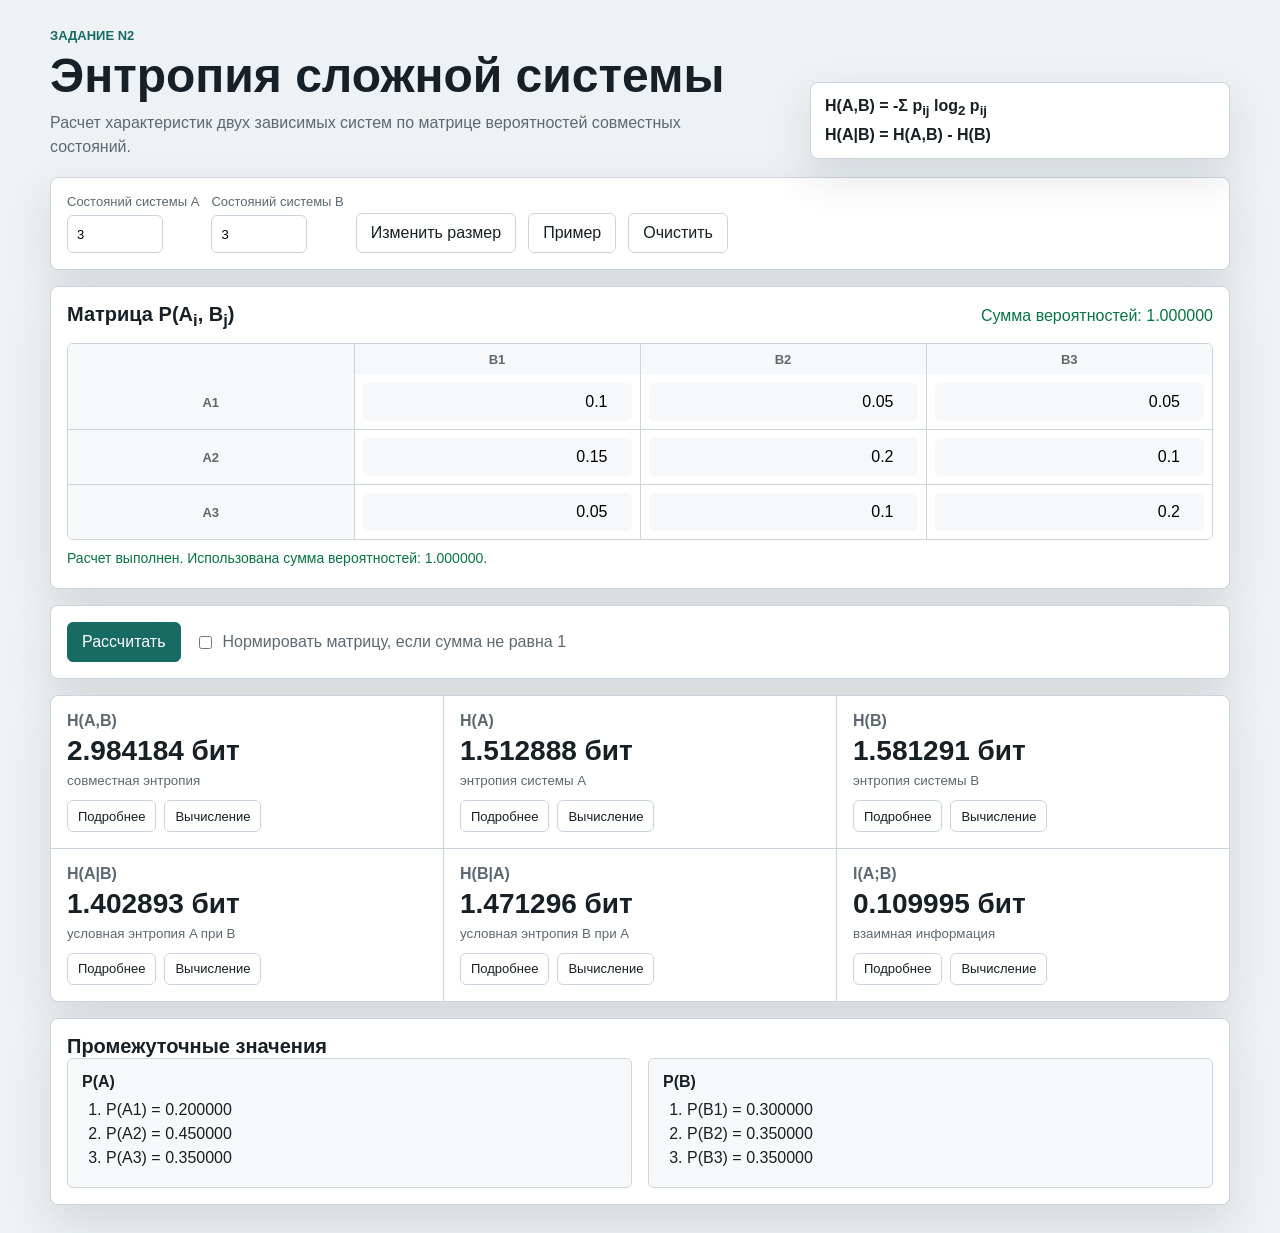
<file: task2/index.html>
<!doctype html>
<html lang="ru">
  <head>
    <meta charset="utf-8">
    <meta name="viewport" content="width=device-width, initial-scale=1">
    <title>Расчет энтропии зависимых систем</title>
    <link rel="stylesheet" href="styles.css">
  </head>
  <body>
    <main class="app">
      <section class="workspace">
        <header class="page-header">
          <div>
            <p class="kicker">Задание N2</p>
            <h1>Энтропия сложной системы</h1>
            <p class="subtitle">
              Расчет характеристик двух зависимых систем по матрице вероятностей совместных состояний.
            </p>
          </div>
          <div class="formula-panel" aria-label="Основные формулы">
            <span>H(A,B) = -Σ p<sub>ij</sub> log<sub>2</sub> p<sub>ij</sub></span>
            <span>H(A|B) = H(A,B) - H(B)</span>
          </div>
        </header>

        <section class="controls" aria-label="Параметры матрицы">
          <label>
            Состояний системы A
            <input id="rowsInput" type="number" min="1" max="12" value="3">
          </label>
          <label>
            Состояний системы B
            <input id="colsInput" type="number" min="1" max="12" value="3">
          </label>
          <button id="resizeButton" type="button">Изменить размер</button>
          <button id="exampleButton" type="button">Пример</button>
          <button id="clearButton" type="button">Очистить</button>
        </section>

        <section class="matrix-section" aria-label="Матрица вероятностей">
          <div class="section-heading">
            <h2>Матрица P(A<sub>i</sub>, B<sub>j</sub>)</h2>
            <p id="sumStatus">Сумма вероятностей: 0</p>
          </div>
          <div class="matrix-wrap">
            <table id="matrixTable" class="matrix-table"></table>
          </div>
          <div id="message" class="message" role="status"></div>
        </section>

        <section class="actions">
          <button id="calculateButton" class="primary" type="button">Рассчитать</button>
          <label class="checkbox">
            <input id="normalizeInput" type="checkbox">
            Нормировать матрицу, если сумма не равна 1
          </label>
        </section>

        <section class="results" aria-label="Результаты расчета">
          <article>
            <span>H(A,B)</span>
            <strong id="jointEntropy">-</strong>
            <small>совместная энтропия</small>
          </article>
          <article>
            <span>H(A)</span>
            <strong id="entropyA">-</strong>
            <small>энтропия системы A</small>
          </article>
          <article>
            <span>H(B)</span>
            <strong id="entropyB">-</strong>
            <small>энтропия системы B</small>
          </article>
          <article>
            <span>H(A|B)</span>
            <strong id="conditionalAGivenB">-</strong>
            <small>условная энтропия A при B</small>
          </article>
          <article>
            <span>H(B|A)</span>
            <strong id="conditionalBGivenA">-</strong>
            <small>условная энтропия B при A</small>
          </article>
          <article>
            <span>I(A;B)</span>
            <strong id="mutualInformation">-</strong>
            <small>взаимная информация</small>
          </article>
        </section>

        <section class="details" aria-label="Промежуточные значения">
          <h2>Промежуточные значения</h2>
          <div class="detail-grid">
            <div>
              <h3>P(A)</h3>
              <ol id="marginalA"></ol>
            </div>
            <div>
              <h3>P(B)</h3>
              <ol id="marginalB"></ol>
            </div>
          </div>
        </section>
      </section>
    </main>

    <script src="app.js"></script>
  </body>
</html>
</file>
<file: task2/styles.css>
:root {
  color-scheme: light;
  --bg: #eef2f5;
  --surface: #ffffff;
  --surface-soft: #f6f8fa;
  --text: #172026;
  --muted: #5d6972;
  --line: #ccd5dd;
  --accent: #176b63;
  --accent-strong: #0d4d47;
  --danger: #b42318;
  --ok: #087443;
  --shadow: 0 18px 45px rgba(23, 32, 38, 0.12);
}

* {
  box-sizing: border-box;
}

body {
  margin: 0;
  min-width: 320px;
  font-family: Arial, Helvetica, sans-serif;
  color: var(--text);
  background: var(--bg);
}

button,
input {
  font: inherit;
}

button {
  min-height: 40px;
  border: 1px solid var(--line);
  border-radius: 6px;
  padding: 0 14px;
  color: var(--text);
  background: var(--surface);
  cursor: pointer;
}

button:hover {
  border-color: var(--accent);
}

button.primary {
  border-color: var(--accent);
  color: #ffffff;
  background: var(--accent);
}

button.primary:hover {
  background: var(--accent-strong);
}

input[type="number"] {
  width: 96px;
  min-height: 38px;
  border: 1px solid var(--line);
  border-radius: 6px;
  padding: 7px 9px;
  background: #ffffff;
}

.app {
  padding: 28px;
}

.workspace {
  width: min(1180px, 100%);
  margin: 0 auto;
}

.page-header {
  display: grid;
  grid-template-columns: minmax(0, 1fr) minmax(280px, 420px);
  gap: 24px;
  align-items: end;
  margin-bottom: 18px;
}

.kicker {
  margin: 0 0 8px;
  color: var(--accent);
  font-size: 13px;
  font-weight: 700;
  text-transform: uppercase;
}

h1,
h2,
h3,
p {
  margin-top: 0;
}

h1 {
  margin-bottom: 10px;
  font-size: clamp(28px, 4vw, 48px);
  line-height: 1.05;
}

h2 {
  margin-bottom: 0;
  font-size: 20px;
}

h3 {
  margin-bottom: 10px;
  font-size: 16px;
}

.subtitle {
  max-width: 680px;
  margin-bottom: 0;
  color: var(--muted);
  line-height: 1.5;
}

.formula-panel {
  display: grid;
  gap: 8px;
  border: 1px solid var(--line);
  border-radius: 8px;
  padding: 14px;
  background: var(--surface);
  box-shadow: var(--shadow);
  color: var(--muted);
}

.formula-panel span {
  color: var(--text);
  font-weight: 700;
}

.controls,
.matrix-section,
.actions,
.results,
.details {
  border: 1px solid var(--line);
  border-radius: 8px;
  background: var(--surface);
  box-shadow: var(--shadow);
}

.controls {
  display: flex;
  flex-wrap: wrap;
  gap: 12px;
  align-items: end;
  padding: 16px;
  margin-bottom: 16px;
}

.controls label {
  display: grid;
  gap: 6px;
  color: var(--muted);
  font-size: 13px;
}

.matrix-section {
  padding: 16px;
}

.section-heading {
  display: flex;
  gap: 12px;
  align-items: baseline;
  justify-content: space-between;
  margin-bottom: 12px;
}

.section-heading p {
  margin-bottom: 0;
  color: var(--muted);
}

.matrix-wrap {
  overflow-x: auto;
  border: 1px solid var(--line);
  border-radius: 6px;
}

.matrix-table {
  width: 100%;
  min-width: 520px;
  border-collapse: collapse;
  table-layout: fixed;
}

.matrix-table th,
.matrix-table td {
  border-bottom: 1px solid var(--line);
  border-right: 1px solid var(--line);
  padding: 8px;
  text-align: center;
  background: #ffffff;
}

.matrix-table th {
  background: var(--surface-soft);
  color: var(--muted);
  font-size: 13px;
  font-weight: 700;
}

.matrix-table tr:last-child td,
.matrix-table tr:last-child th {
  border-bottom: 0;
}

.matrix-table th:last-child,
.matrix-table td:last-child {
  border-right: 0;
}

.matrix-table input {
  width: 100%;
  min-width: 74px;
  border: 1px solid transparent;
  border-radius: 5px;
  padding: 8px;
  text-align: right;
  background: var(--surface-soft);
}

.matrix-table input:focus {
  outline: 2px solid rgba(23, 107, 99, 0.28);
  border-color: var(--accent);
  background: #ffffff;
}

.message {
  min-height: 22px;
  margin-top: 10px;
  color: var(--muted);
  font-size: 14px;
}

.message.error {
  color: var(--danger);
}

.message.ok {
  color: var(--ok);
}

.actions {
  display: flex;
  flex-wrap: wrap;
  gap: 14px;
  align-items: center;
  margin-top: 16px;
  padding: 16px;
}

.checkbox {
  display: inline-flex;
  gap: 8px;
  align-items: center;
  color: var(--muted);
}

.results {
  display: grid;
  grid-template-columns: repeat(3, minmax(0, 1fr));
  gap: 1px;
  overflow: hidden;
  margin-top: 16px;
  background: var(--line);
}

.results article {
  display: grid;
  gap: 6px;
  min-height: 116px;
  padding: 16px;
  background: var(--surface);
}

.results span {
  color: var(--muted);
  font-weight: 700;
}

.results strong {
  font-size: 28px;
  line-height: 1.1;
}

.results small {
  color: var(--muted);
}

.detail-actions {
  display: flex;
  flex-wrap: wrap;
  gap: 8px;
  margin-top: 6px;
}

.detail-actions button {
  min-height: 32px;
  padding: 0 10px;
  font-size: 13px;
}

.result-detail {
  margin: 6px 0 0;
  border: 1px solid var(--line);
  border-radius: 6px;
  padding: 10px;
  max-height: 180px;
  overflow: auto;
  color: var(--text);
  background: var(--surface-soft);
  font-family: "Courier New", Courier, monospace;
  font-size: 13px;
  line-height: 1.45;
  overflow-wrap: anywhere;
}

.details {
  margin-top: 16px;
  padding: 16px;
}

.detail-grid {
  display: grid;
  grid-template-columns: repeat(2, minmax(0, 1fr));
  gap: 16px;
}

.detail-grid > div {
  border: 1px solid var(--line);
  border-radius: 6px;
  padding: 14px;
  background: var(--surface-soft);
}

ol {
  margin: 0;
  padding-left: 24px;
}

li {
  margin: 6px 0;
}

@media (max-width: 760px) {
  .app {
    padding: 16px;
  }

  .page-header,
  .results,
  .detail-grid {
    grid-template-columns: 1fr;
  }

  .section-heading {
    align-items: flex-start;
    flex-direction: column;
  }
}
</file>
